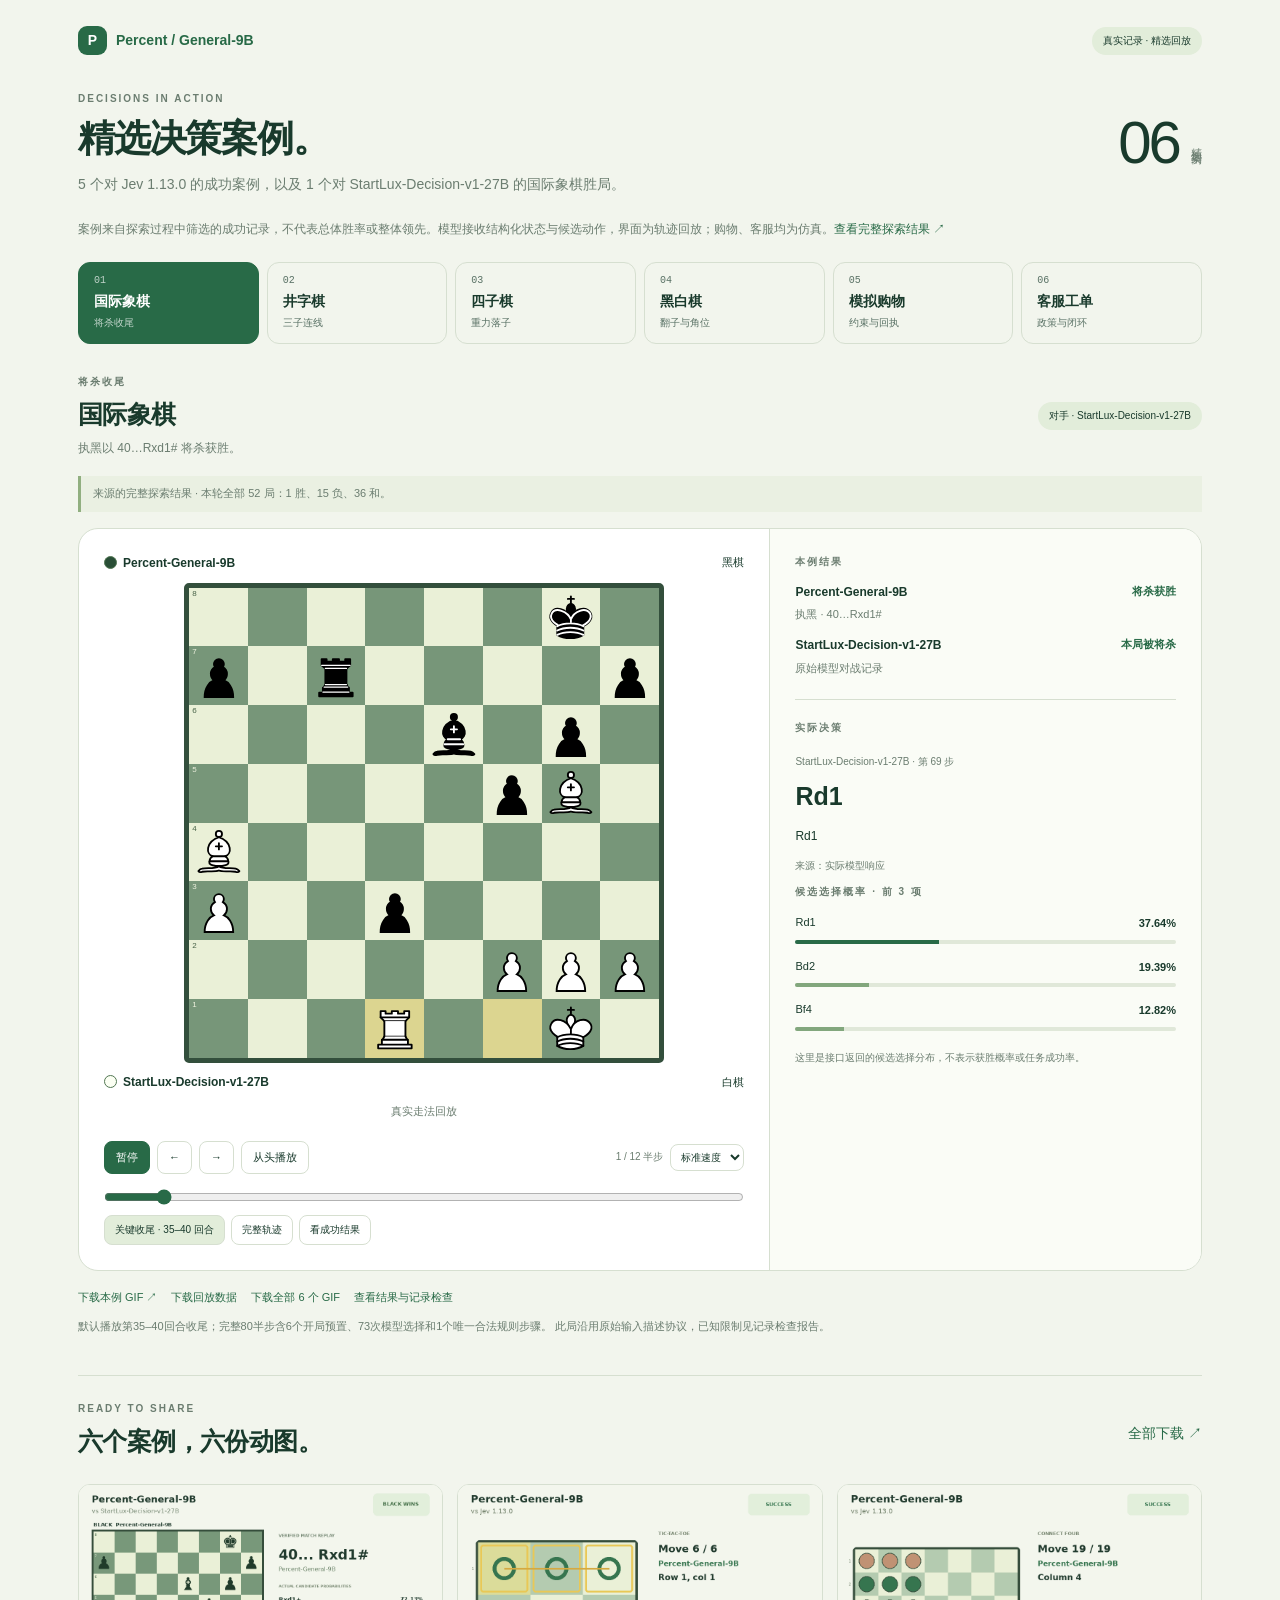
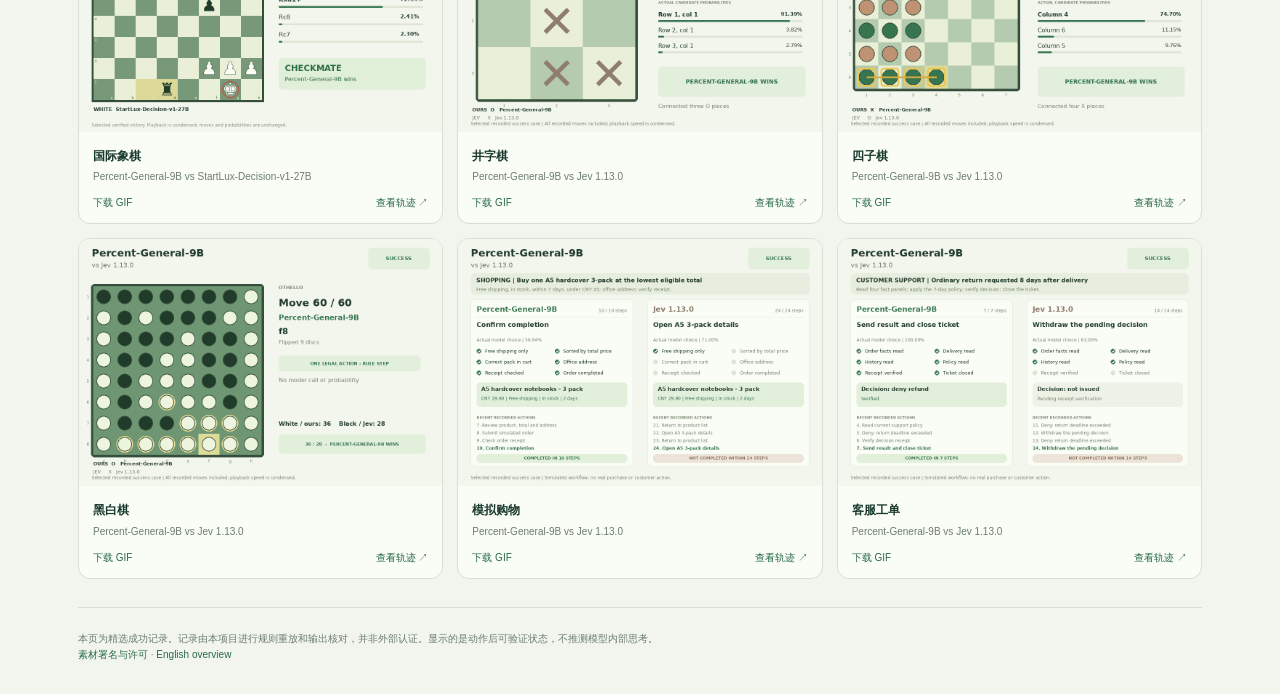
<file: docs/index.html>
<!doctype html><html lang="zh-CN"><head><meta charset="utf-8"><meta name="viewport" content="width=device-width,initial-scale=1"><title>Percent-General-9B · 精选决策案例</title><meta name="description" content="六个精选记录的真实决策回放、GIF及完整探索结果。"><link rel="stylesheet" href="gallery.css"></head><body><div class="wrap">
<header><a href="index.html"><span class="logo">P</span> Percent / General-9B</a><span class="badge">真实记录 · 精选回放</span></header>
<section class="hero"><div><p class="eyebrow">DECISIONS IN ACTION</p><h1>精选决策案例。</h1><p class="lead">5 个对 Jev 1.13.0 的成功案例，以及 1 个对 StartLux-Decision-v1-27B 的国际象棋胜局。</p></div><div class="count">06<small>精选案例</small></div></section>
<p class="public-context">案例来自探索过程中筛选的成功记录，不代表总体胜率或整体领先。模型接收结构化状态与候选动作，界面为轨迹回放；购物、客服均为仿真。<a href="report.html">查看完整探索结果 ↗</a></p><nav id="cases" aria-label="选择成功案例"></nav>
<main id="demo"><div class="title-row"><div><p id="tag" class="eyebrow"></p><h2 id="title"></h2><p id="summary"></p></div><span id="opponent" class="badge"></span></div>
<p id="statistics" class="statistics"></p><div class="arena"><section class="stage"><div id="visual"><p>正在载入真实轨迹…</p></div><div class="controls"><button id="play">暂停</button><button id="prev" aria-label="上一步">←</button><button id="next" aria-label="下一步">→</button><button id="restart">从头播放</button><span id="progress"></span><select id="speed" aria-label="播放速度"><option value="1000">标准速度</option><option value="550">快速</option><option value="1700">慢速</option></select></div><input id="seek" type="range" aria-label="轨迹进度" min="0" value="0"><div class="modes"><button id="clip">关键收尾 · 35–40 回合</button><button id="full">完整轨迹</button><button id="end">看成功结果</button></div></section>
<aside><section><p class="eyebrow">本例结果</p><div id="result"></div></section><section class="decision"><div class="decision-top"><p class="eyebrow">实际决策</p><select id="inspect" aria-label="查看哪方决策"><option value="ours">Percent-General-9B</option><option value="jev">Jev 1.13.0</option></select></div><p id="actor"></p><h3 id="action"></h3><p id="feedback"></p><p id="source"></p><div id="probabilities"></div></section><p class="probability-note">这里是接口返回的候选选择分布，不表示获胜概率或任务成功率。</p></aside></div>
<div class="links"><a id="gif" download>下载本例 GIF ↗</a><a id="record" download>下载回放数据</a><a href="gifs.zip" download>下载全部 6 个 GIF</a><a href="report.html">查看结果与记录检查</a></div><p id="note" class="note"></p></main>
<section class="shelf"><div class="title-row"><div><p class="eyebrow">READY TO SHARE</p><h2>六个案例，六份动图。</h2></div><a href="gifs.zip" download>全部下载 ↗</a></div><div id="gif-grid"></div></section>
<footer>本页为精选成功记录。记录由本项目进行规则重放和输出核对，并非外部认证。显示的是动作后可验证状态，不推测模型内部思考。<br><a href="licenses/NOTICE.html">素材署名与许可</a> · <a href="overview.en.html" lang="en">English overview</a></footer></div><script src="gallery.js?v=public2" defer></script></body></html>
</file>
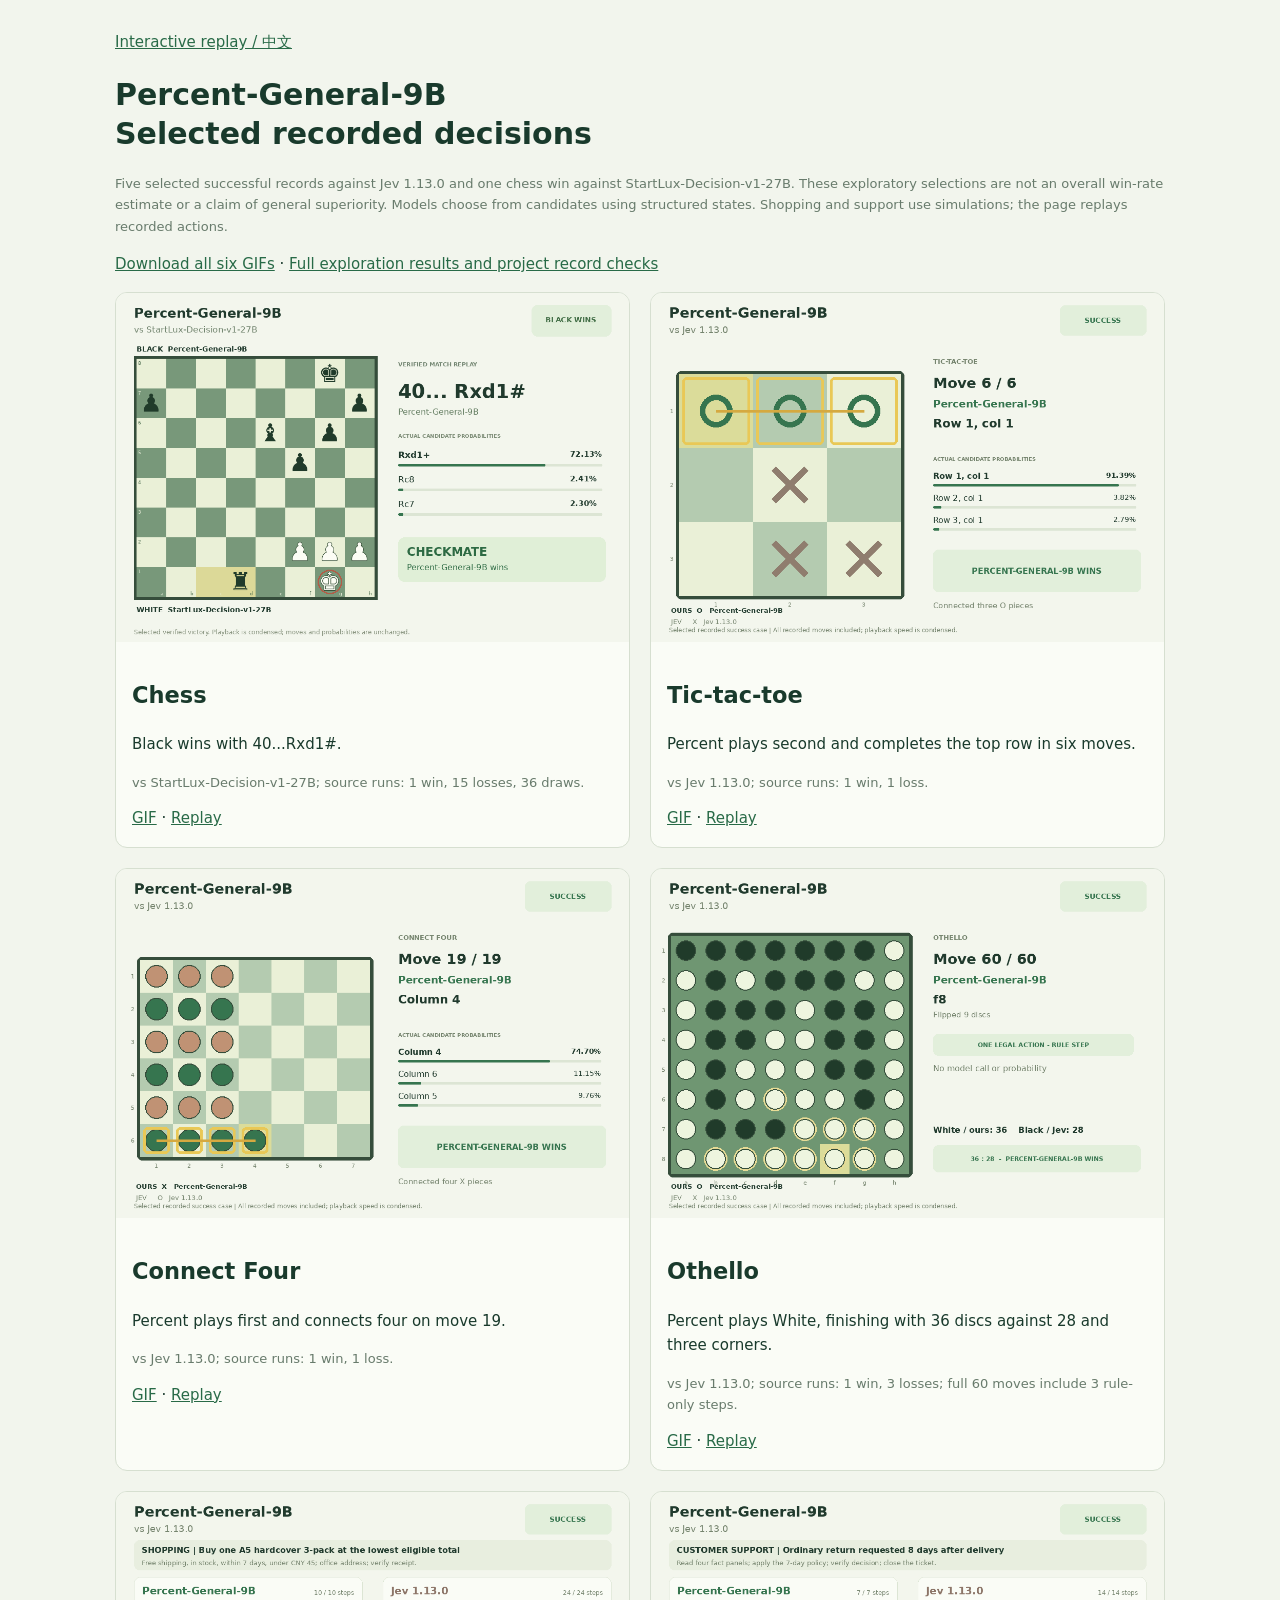
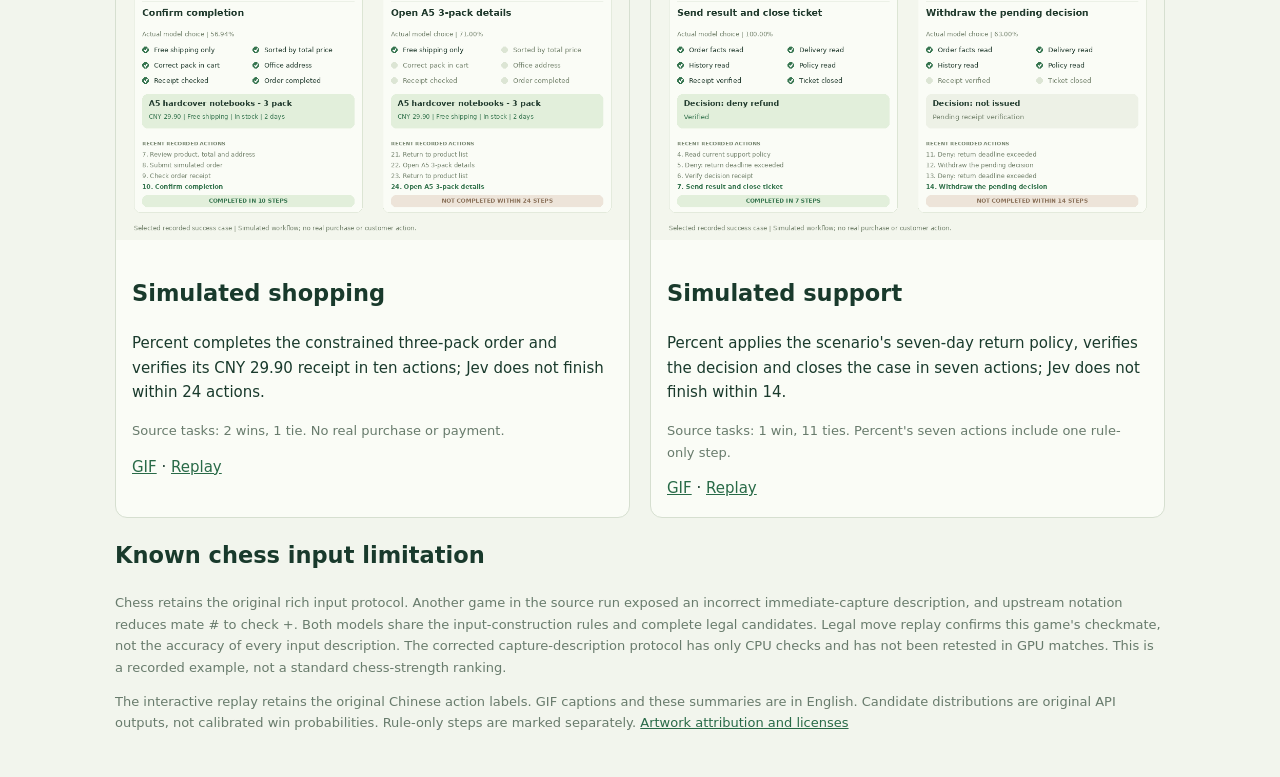
<file: docs/overview.en.html>
<!doctype html><html lang="en"><head><meta charset="utf-8"><meta name="viewport" content="width=device-width,initial-scale=1"><title>Percent-General-9B · Selected recorded decisions</title><style>body{margin:0;background:#f2f5ed;color:#193a2c;font:15px/1.65 system-ui}main{max-width:1050px;margin:auto;padding:30px 20px}a{color:#286a47}.grid{display:grid;grid-template-columns:repeat(2,1fr);gap:20px}article{border:1px solid #d6dfd0;background:#fafcf6;border-radius:12px;overflow:hidden}article img{width:100%;display:block}article div{padding:16px}h1{line-height:1.3}.scope{color:#687b6c;font-size:13px}@media(max-width:600px){.grid{grid-template-columns:1fr}}</style></head><body><main><a href="index.html">Interactive replay / 中文</a><h1>Percent-General-9B<br>Selected recorded decisions</h1><p class="scope">Five selected successful records against Jev 1.13.0 and one chess win against StartLux-Decision-v1-27B. These exploratory selections are not an overall win-rate estimate or a claim of general superiority. Models choose from candidates using structured states. Shopping and support use simulations; the page replays recorded actions.</p><p><a href="gifs.zip" download>Download all six GIFs</a> · <a href="report.html">Full exploration results and project record checks</a></p><div class="grid"><article><a href="index.html#chess"><img src="media/chess.png" loading="lazy" alt="Chess recorded result"></a><div><h2>Chess</h2><p>Black wins with 40...Rxd1#.</p><p class="scope">vs StartLux-Decision-v1-27B; source runs: 1 win, 15 losses, 36 draws.</p><a href="media/chess.gif" download>GIF</a> · <a href="index.html#chess">Replay</a></div></article><article><a href="index.html#tic-tac-toe"><img src="media/tic-tac-toe.png" loading="lazy" alt="Tic-tac-toe recorded result"></a><div><h2>Tic-tac-toe</h2><p>Percent plays second and completes the top row in six moves.</p><p class="scope">vs Jev 1.13.0; source runs: 1 win, 1 loss.</p><a href="media/tic-tac-toe.gif" download>GIF</a> · <a href="index.html#tic-tac-toe">Replay</a></div></article><article><a href="index.html#connect-four"><img src="media/connect-four.png" loading="lazy" alt="Connect Four recorded result"></a><div><h2>Connect Four</h2><p>Percent plays first and connects four on move 19.</p><p class="scope">vs Jev 1.13.0; source runs: 1 win, 1 loss.</p><a href="media/connect-four.gif" download>GIF</a> · <a href="index.html#connect-four">Replay</a></div></article><article><a href="index.html#othello"><img src="media/othello.png" loading="lazy" alt="Othello recorded result"></a><div><h2>Othello</h2><p>Percent plays White, finishing with 36 discs against 28 and three corners.</p><p class="scope">vs Jev 1.13.0; source runs: 1 win, 3 losses; full 60 moves include 3 rule-only steps.</p><a href="media/othello.gif" download>GIF</a> · <a href="index.html#othello">Replay</a></div></article><article><a href="index.html#shopping-notebook"><img src="media/shopping-notebook.png" loading="lazy" alt="Simulated shopping recorded result"></a><div><h2>Simulated shopping</h2><p>Percent completes the constrained three-pack order and verifies its CNY 29.90 receipt in ten actions; Jev does not finish within 24 actions.</p><p class="scope">Source tasks: 2 wins, 1 tie. No real purchase or payment.</p><a href="media/shopping-notebook.gif" download>GIF</a> · <a href="index.html#shopping-notebook">Replay</a></div></article><article><a href="index.html#support-resolution"><img src="media/support-resolution.png" loading="lazy" alt="Simulated support recorded result"></a><div><h2>Simulated support</h2><p>Percent applies the scenario's seven-day return policy, verifies the decision and closes the case in seven actions; Jev does not finish within 14.</p><p class="scope">Source tasks: 1 win, 11 ties. Percent's seven actions include one rule-only step.</p><a href="media/support-resolution.gif" download>GIF</a> · <a href="index.html#support-resolution">Replay</a></div></article></div><h2>Known chess input limitation</h2><p class="scope">Chess retains the original rich input protocol. Another game in the source run exposed an incorrect immediate-capture description, and upstream notation reduces mate # to check +. Both models share the input-construction rules and complete legal candidates. Legal move replay confirms this game's checkmate, not the accuracy of every input description. The corrected capture-description protocol has only CPU checks and has not been retested in GPU matches. This is a recorded example, not a standard chess-strength ranking.</p><p class="scope">The interactive replay retains the original Chinese action labels. GIF captions and these summaries are in English. Candidate distributions are original API outputs, not calibrated win probabilities. Rule-only steps are marked separately. <a href="licenses/NOTICE.html">Artwork attribution and licenses</a></p></main></body></html>
</file>
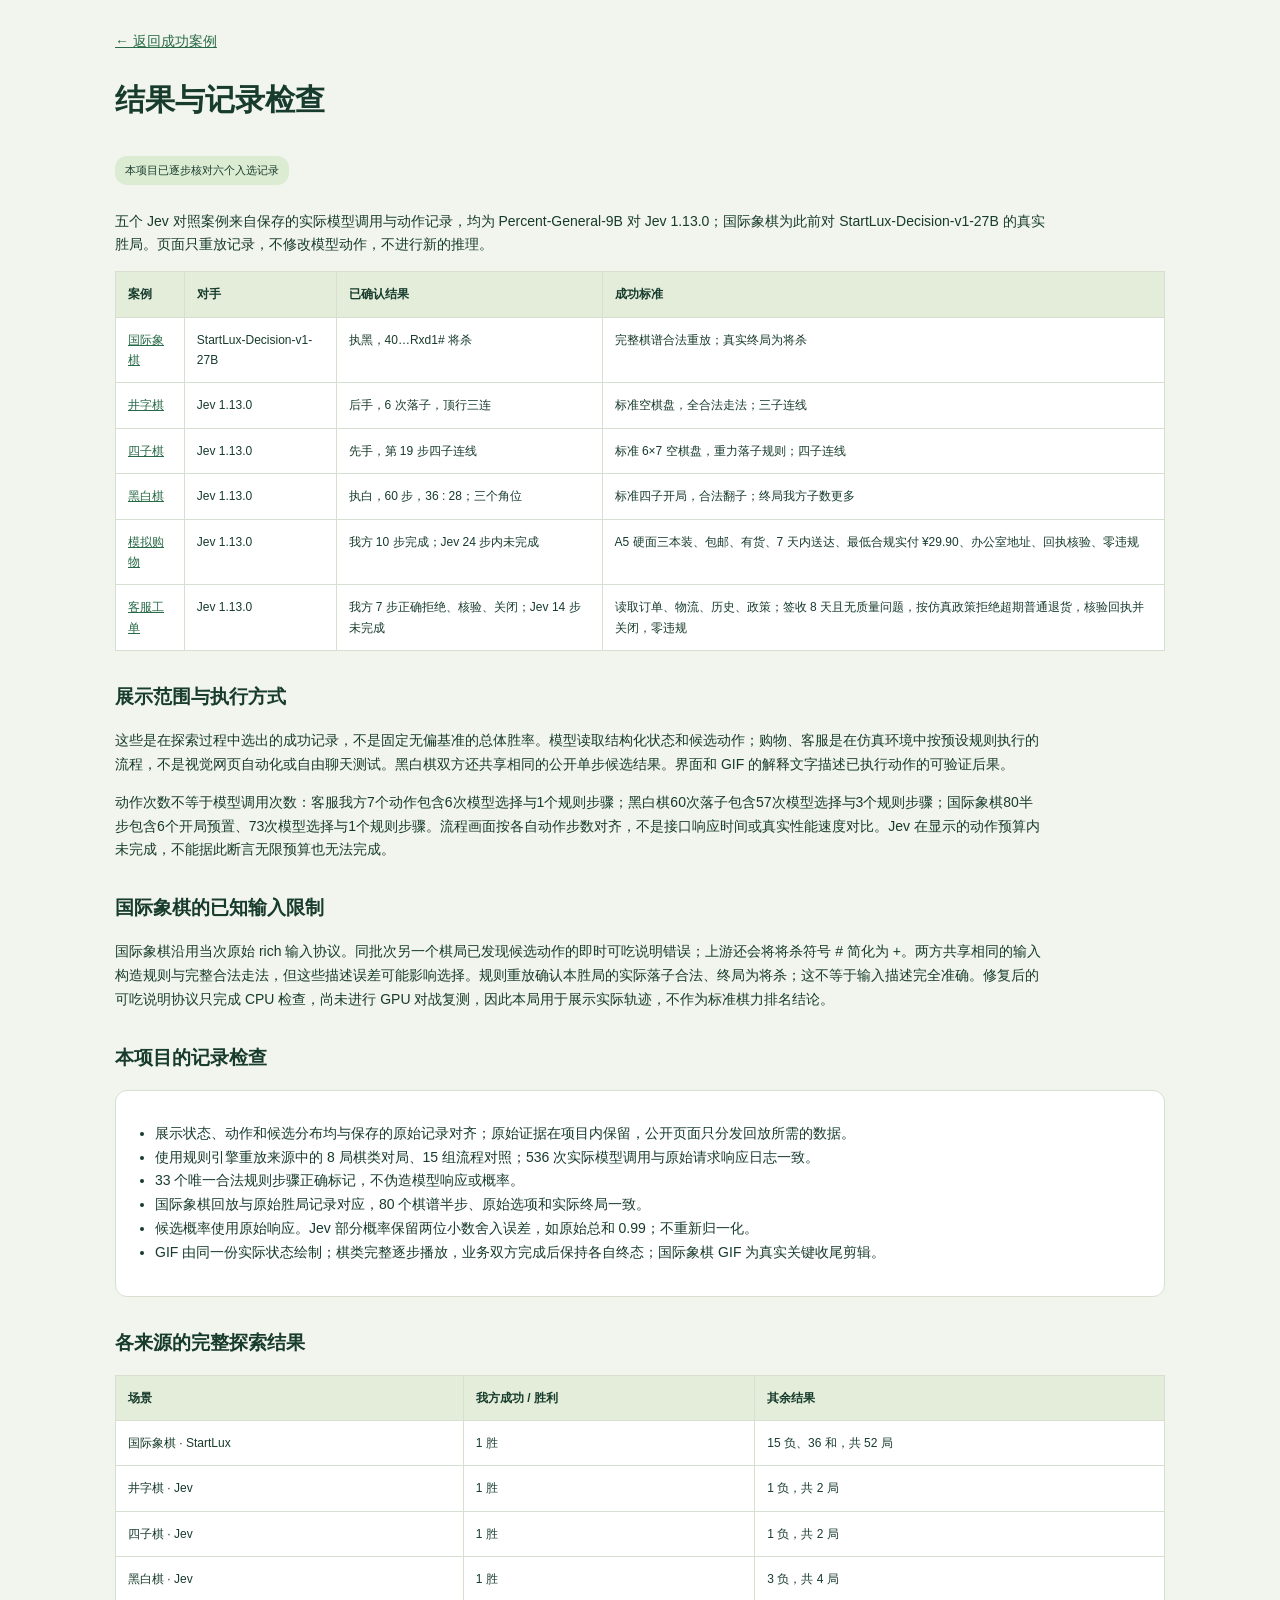
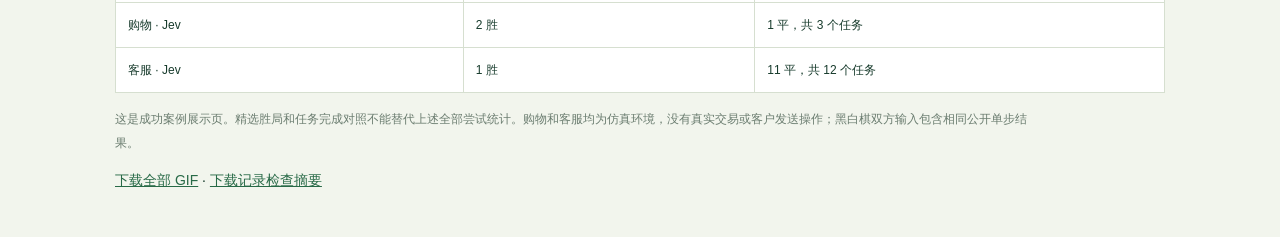
<file: docs/report.html>
<!doctype html><html lang="zh-CN"><head><meta charset="utf-8"><meta name="viewport" content="width=device-width,initial-scale=1"><title>结果与记录检查 · Percent-General-9B</title><style>body{margin:0;background:#f2f5ed;color:#173b2c;font:14px/1.7 -apple-system,BlinkMacSystemFont,"PingFang SC",sans-serif}main{max-width:1050px;margin:auto;padding:30px 20px}a{color:#286a47}h1{font-size:30px}h2{font-size:19px;margin-top:30px}table{border-collapse:collapse;width:100%;background:#fff;font-size:12px}th,td{padding:12px;border:1px solid #d6dfd0;text-align:left;vertical-align:top}th{background:#e3edda}.table{overflow:auto}small{color:#6b7d70}p{max-width:930px}.ok{display:inline-block;padding:5px 10px;border-radius:12px;background:#dcecd2;font-size:11px}ul{padding-left:22px}.details{padding:17px;border:1px solid #d6dfd0;background:white;border-radius:12px}</style></head><body><main><a href="index.html">← 返回成功案例</a><h1>结果与记录检查</h1><p class="ok">本项目已逐步核对六个入选记录</p><p>五个 Jev 对照案例来自保存的实际模型调用与动作记录，均为 Percent-General-9B 对 Jev 1.13.0；国际象棋为此前对 StartLux-Decision-v1-27B 的真实胜局。页面只重放记录，不修改模型动作，不进行新的推理。</p>
<div class="table"><table><thead><tr><th>案例</th><th>对手</th><th>已确认结果</th><th>成功标准</th></tr></thead><tbody>
<tr><td><a href="index.html#chess">国际象棋</a></td><td>StartLux-Decision-v1-27B</td><td>执黑，40…Rxd1# 将杀</td><td>完整棋谱合法重放；真实终局为将杀</td></tr>
<tr><td><a href="index.html#tic-tac-toe">井字棋</a></td><td>Jev 1.13.0</td><td>后手，6 次落子，顶行三连</td><td>标准空棋盘，全合法走法；三子连线</td></tr>
<tr><td><a href="index.html#connect-four">四子棋</a></td><td>Jev 1.13.0</td><td>先手，第 19 步四子连线</td><td>标准 6×7 空棋盘，重力落子规则；四子连线</td></tr>
<tr><td><a href="index.html#othello">黑白棋</a></td><td>Jev 1.13.0</td><td>执白，60 步，36 : 28；三个角位</td><td>标准四子开局，合法翻子；终局我方子数更多</td></tr>
<tr><td><a href="index.html#shopping-notebook">模拟购物</a></td><td>Jev 1.13.0</td><td>我方 10 步完成；Jev 24 步内未完成</td><td>A5 硬面三本装、包邮、有货、7 天内送达、最低合规实付 ¥29.90、办公室地址、回执核验、零违规</td></tr>
<tr><td><a href="index.html#support-resolution">客服工单</a></td><td>Jev 1.13.0</td><td>我方 7 步正确拒绝、核验、关闭；Jev 14 步未完成</td><td>读取订单、物流、历史、政策；签收 8 天且无质量问题，按仿真政策拒绝超期普通退货，核验回执并关闭，零违规</td></tr>
</tbody></table></div>
<h2>展示范围与执行方式</h2><p>这些是在探索过程中选出的成功记录，不是固定无偏基准的总体胜率。模型读取结构化状态和候选动作；购物、客服是在仿真环境中按预设规则执行的流程，不是视觉网页自动化或自由聊天测试。黑白棋双方还共享相同的公开单步候选结果。界面和 GIF 的解释文字描述已执行动作的可验证后果。</p><p>动作次数不等于模型调用次数：客服我方7个动作包含6次模型选择与1个规则步骤；黑白棋60次落子包含57次模型选择与3个规则步骤；国际象棋80半步包含6个开局预置、73次模型选择与1个规则步骤。流程画面按各自动作步数对齐，不是接口响应时间或真实性能速度对比。Jev 在显示的动作预算内未完成，不能据此断言无限预算也无法完成。</p><h2>国际象棋的已知输入限制</h2><p>国际象棋沿用当次原始 rich 输入协议。同批次另一个棋局已发现候选动作的即时可吃说明错误；上游还会将将杀符号 # 简化为 +。两方共享相同的输入构造规则与完整合法走法，但这些描述误差可能影响选择。规则重放确认本胜局的实际落子合法、终局为将杀；这不等于输入描述完全准确。修复后的可吃说明协议只完成 CPU 检查，尚未进行 GPU 对战复测，因此本局用于展示实际轨迹，不作为标准棋力排名结论。</p><h2>本项目的记录检查</h2><div class="details"><ul><li>展示状态、动作和候选分布均与保存的原始记录对齐；原始证据在项目内保留，公开页面只分发回放所需的数据。</li><li>使用规则引擎重放来源中的 8 局棋类对局、15 组流程对照；536 次实际模型调用与原始请求响应日志一致。</li><li>33 个唯一合法规则步骤正确标记，不伪造模型响应或概率。</li><li>国际象棋回放与原始胜局记录对应，80 个棋谱半步、原始选项和实际终局一致。</li><li>候选概率使用原始响应。Jev 部分概率保留两位小数舍入误差，如原始总和 0.99；不重新归一化。</li><li>GIF 由同一份实际状态绘制；棋类完整逐步播放，业务双方完成后保持各自终态；国际象棋 GIF 为真实关键收尾剪辑。</li></ul></div>
<h2>各来源的完整探索结果</h2><div class="table"><table><thead><tr><th>场景</th><th>我方成功 / 胜利</th><th>其余结果</th></tr></thead><tbody><tr><td>国际象棋 · StartLux</td><td>1 胜</td><td>15 负、36 和，共 52 局</td></tr><tr><td>井字棋 · Jev</td><td>1 胜</td><td>1 负，共 2 局</td></tr><tr><td>四子棋 · Jev</td><td>1 胜</td><td>1 负，共 2 局</td></tr><tr><td>黑白棋 · Jev</td><td>1 胜</td><td>3 负，共 4 局</td></tr><tr><td>购物 · Jev</td><td>2 胜</td><td>1 平，共 3 个任务</td></tr><tr><td>客服 · Jev</td><td>1 胜</td><td>11 平，共 12 个任务</td></tr></tbody></table></div><p><small>这是成功案例展示页。精选胜局和任务完成对照不能替代上述全部尝试统计。购物和客服均为仿真环境，没有真实交易或客户发送操作；黑白棋双方输入包含相同公开单步结果。</small></p><p><a href="gifs.zip" download>下载全部 GIF</a> · <a href="verification.json" download>下载记录检查摘要</a></p></main></body></html>
</file>
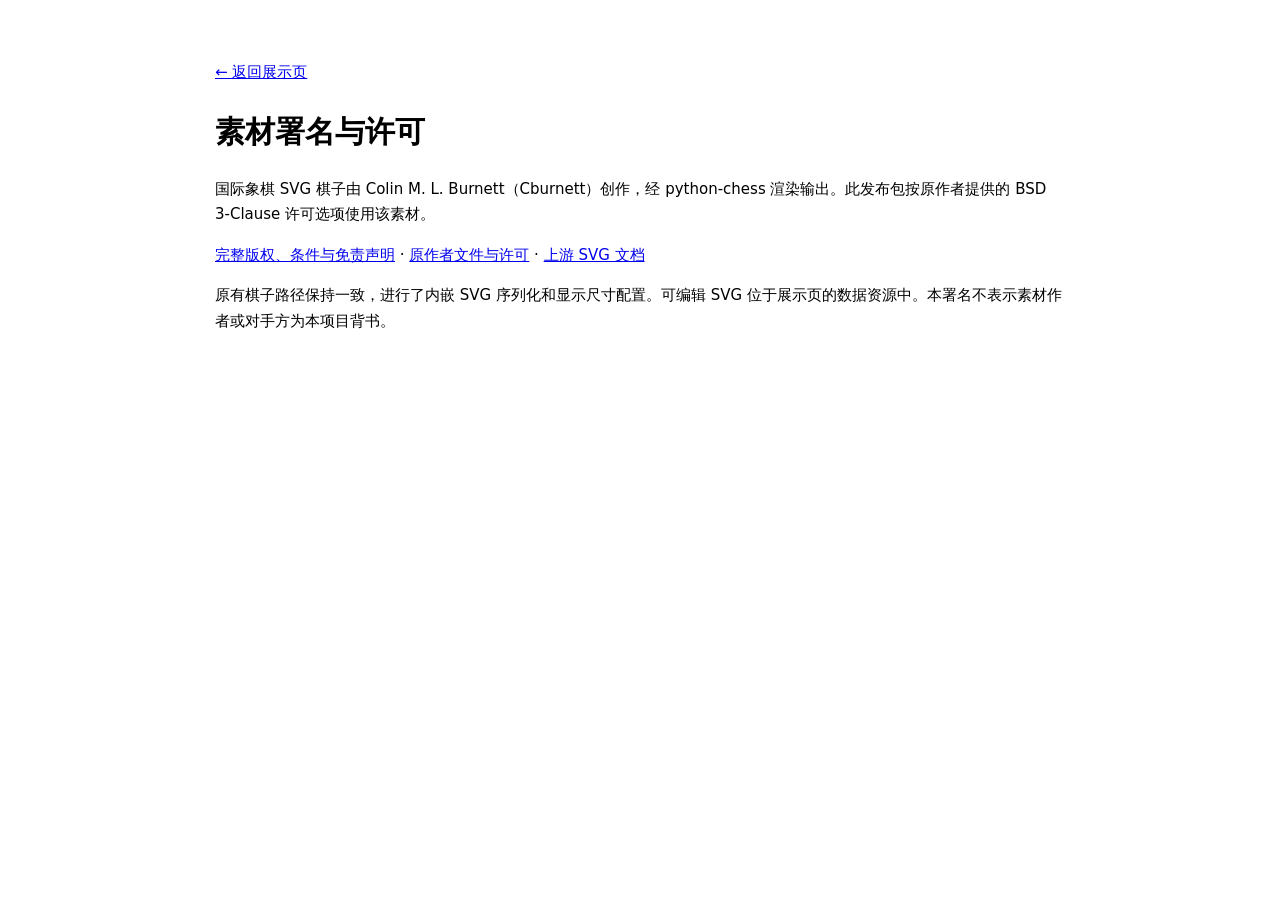
<file: docs/licenses/NOTICE.html>
<!doctype html><html lang="zh-CN"><meta charset="utf-8"><meta name="viewport" content="width=device-width,initial-scale=1"><title>素材署名与许可</title><body style="font:15px/1.7 system-ui;max-width:850px;margin:40px auto;padding:20px"><a href="../index.html">← 返回展示页</a><h1>素材署名与许可</h1><p>国际象棋 SVG 棋子由 Colin M. L. Burnett（Cburnett）创作，经 python-chess 渲染输出。此发布包按原作者提供的 BSD 3-Clause 许可选项使用该素材。</p><p><a href="Cburnett-BSD-3-Clause.txt">完整版权、条件与免责声明</a> · <a href="https://commons.wikimedia.org/wiki/File:Chess_klt45.svg">原作者文件与许可</a> · <a href="https://python-chess.readthedocs.io/en/latest/svg.html">上游 SVG 文档</a></p><p>原有棋子路径保持一致，进行了内嵌 SVG 序列化和显示尺寸配置。可编辑 SVG 位于展示页的数据资源中。本署名不表示素材作者或对手方为本项目背书。</p></body></html>
</file>
<file: docs/gallery.css>
:root{--bg:#f2f5ed;--ink:#193a2c;--muted:#6b7d70;--green:#286a47;--pale:#e2edda;--line:#d6dfd0}*{box-sizing:border-box}body{margin:0;background:var(--bg);color:var(--ink);font:14px/1.6 -apple-system,BlinkMacSystemFont,"PingFang SC","Microsoft YaHei",sans-serif}.wrap{max-width:1180px;padding:26px 28px;margin:auto}a{color:var(--green);text-decoration:none}a:hover{text-decoration:underline}button,select{font:inherit;color:inherit;background:white;border:1px solid var(--line);border-radius:8px;padding:7px 11px;cursor:pointer}button:hover{background:#edf3e6}button:disabled{opacity:.35;cursor:default}header{display:flex;align-items:center;justify-content:space-between}header>a{display:flex;align-items:center;gap:9px;font-weight:750}.logo{display:grid;place-items:center;width:29px;height:29px;background:var(--green);color:white;border-radius:9px}.badge{background:var(--pale);padding:6px 11px;border-radius:18px;font-size:10px;white-space:nowrap}.hero{display:flex;justify-content:space-between;gap:20px;align-items:center;padding:36px 0 24px}.eyebrow{font-size:10px;font-weight:750;letter-spacing:2px;color:var(--muted);margin:0 0 8px}h1{font-size:37px;line-height:1.3;letter-spacing:-1.2px;margin:0 0 10px}h2{font-size:25px;margin:0 0 8px;line-height:1.3;letter-spacing:-.6px}.lead{margin:0;color:var(--muted)}.count{font-size:60px;line-height:1;letter-spacing:-3px;display:flex;align-items:center;gap:12px}.count small{font-size:11px;color:var(--muted);writing-mode:vertical-rl;letter-spacing:2px}#cases{display:grid;grid-template-columns:repeat(6,1fr);gap:8px;margin-bottom:30px}#cases button{text-align:left;background:transparent;padding:12px 15px;border-radius:12px}#cases button.active{background:var(--green);color:white;border-color:var(--green)}#cases strong,#cases small,#cases span{display:block}#cases span{font:10px ui-monospace,monospace;opacity:.7;margin-bottom:4px}#cases small{font-size:10px;opacity:.7;margin-top:3px}.title-row{display:flex;justify-content:space-between;align-items:center;gap:15px;margin-bottom:18px}.title-row p:not(.eyebrow){font-size:12px;color:var(--muted);margin:0}.arena{display:grid;grid-template-columns:minmax(0,1.6fr) minmax(260px,1fr);background:white;border:1px solid var(--line);border-radius:20px;overflow:hidden}.stage{padding:25px}aside{background:#fafcf6;padding:25px;border-left:1px solid var(--line)}aside section+section{border-top:1px solid var(--line);padding-top:20px;margin-top:22px}.result{display:grid;grid-template-columns:1fr auto;gap:4px 8px;margin:13px 0}.result b{font-size:12px}.result span{font-size:11px;font-weight:750;color:var(--green)}.result small{grid-column:1/-1;font-size:11px;color:var(--muted)}.decision-top{display:flex;align-items:center;justify-content:space-between;gap:6px}.decision-top select{font-size:10px;padding:4px;max-width:160px}#actor,#source{font-size:10px;color:var(--muted)}#action{font-size:25px;line-height:1.35;margin:8px 0 13px;word-break:break-word}#feedback{font-size:12px}.prob{margin:15px 0}.prob>div{display:flex;justify-content:space-between;gap:10px;font-size:11px}.prob>div span{line-height:1.4;max-height:2.8em;overflow:hidden}.prob>div b{white-space:nowrap}.bar{height:4px;background:#e0e8d9;border-radius:3px;overflow:hidden;margin-top:7px}.bar i{display:block;height:100%;background:#82a77d}.prob.chosen .bar i{background:var(--green)}details{margin-top:20px;font-size:11px;color:var(--muted)}summary{cursor:pointer}pre{font:10px/1.5 ui-monospace,monospace;white-space:pre-wrap;word-break:break-all;max-height:260px;overflow:auto;padding:10px;border:1px solid var(--line);background:white;border-radius:8px}.players{display:flex;justify-content:space-between;align-items:center;font-size:11px;margin:0 0 10px;gap:10px}.players b{font-size:12px}.dot{display:inline-block;width:13px;height:13px;background:#294e36;border:1px solid #527753;border-radius:50%;margin-right:6px;vertical-align:-2px}.dot.white{background:#fbfff3}.board{display:grid;max-width:480px;width:100%;margin:auto;border:5px solid #334f3c;border-radius:5px;overflow:hidden;aspect-ratio:1}.sq{position:relative;aspect-ratio:1;display:grid;place-items:center;min-width:0;background:#eaf0d7}.sq.dark{background:#779679}.sq.last{background:#dcd590}.sq.check:after{content:"";position:absolute;inset:7%;border:2px solid #af6550;border-radius:50%}.sq.win{box-shadow:inset 0 0 0 3px #d0a340}.sq .piece{position:relative;z-index:1;width:95%;height:95%}.piece svg{display:block;width:100%;height:100%}.sq small{position:absolute;left:3px;top:0;font-size:8px;color:#476247}.sq.dark small{color:#eef1df}.board.ttt{max-width:390px;border:4px solid #bfd0b8;border-radius:10px;gap:4px;background:#bfd0b8}.cross{font:600 clamp(42px,6vw,72px) ui-monospace,monospace;line-height:1;color:#2e6144}.circle{width:56%;height:56%;border:6px solid #47855b;border-radius:50%}.disk{position:relative;z-index:1;width:79%;height:79%;border:1px solid #284d35;border-radius:50%;background:#284c35;box-shadow:1px 2px 4px #18372245}.disk.white{background:#fcfff5;box-shadow:inset 0 0 0 1px #dae4ce,1px 2px 4px #18372240}.disk.selected{outline:3px solid #d8b769;outline-offset:2px}.board.connect{aspect-ratio:7/6;background:#356341;border-color:#356341;gap:6px;padding:7px}.board.connect .sq{background:#356341}.hole{width:83%;height:83%;border-radius:50%;background:#e5edde;box-shadow:inset 0 2px 4px #1b432035}.board.connect .sq.win{box-shadow:none}.board.connect .sq.win .disk{outline:3px solid #dbb85b;outline-offset:2px}.board-note{text-align:center;font-size:11px;color:var(--muted);margin-top:11px}.controls{display:flex;gap:7px;flex-wrap:wrap;align-items:center;margin-top:20px;font-size:11px}#play{background:var(--green);color:white;border-color:var(--green)}#progress{color:var(--muted);font-size:10px;margin-left:auto}#speed{font-size:10px;padding:6px}#seek{width:100%;accent-color:var(--green);margin:15px 0 10px}.modes{display:flex;gap:6px;flex-wrap:wrap}.modes button{font-size:10px;padding:6px 10px}.modes button.active{background:var(--pale)}.links{display:flex;flex-wrap:wrap;gap:14px;font-size:11px;margin:18px 0 8px}.note{font-size:11px;color:var(--muted)}.task{font-size:11px;padding:12px;margin-bottom:14px;background:#fafcf6;border:1px solid var(--line);border-radius:10px}.task strong{display:block;font-size:9px;color:var(--muted);margin-bottom:4px}.workflow{display:grid;grid-template-columns:1fr 1fr;gap:12px}.workflow-card{background:#f6f8f1;border:1px solid var(--line);border-radius:12px;overflow:hidden}.workflow-card.ours{border-color:#8cad8e}.workflow-head{background:#eaf1e2;padding:11px 12px;border-bottom:1px solid var(--line);font-size:10px;display:flex;justify-content:space-between;gap:5px}.workflow-head b{font-size:11px}.workflow-head span{color:var(--muted)}.workflow-body{padding:12px}.workflow-body h4{font-size:12px;margin:0 0 10px}.tags{display:flex;flex-wrap:wrap;gap:5px;margin:9px 0}.tags span{font-size:9px;padding:3px 6px;border:1px solid var(--line);border-radius:4px}.tags span.on{background:#dcebd4;border-color:#bad0b0;color:#24613f}.goods{background:white;border:1px solid var(--line);border-radius:7px;padding:9px;margin:7px 0}.goods.selected{border-color:#759b6d;background:#f8fbf1}.goods h5{font-size:10px;line-height:1.5;margin:0 0 5px}.goods b{font:650 16px ui-monospace,monospace;color:var(--green)}.goods small{font-size:9px;color:var(--muted);display:block}.receipt{background:#e5efdc;border:1px solid #c5d5b9;border-radius:8px;padding:10px;font-size:11px;line-height:1.6}.receipt dl{margin:8px 0}.receipt dt{font-size:9px;color:var(--muted)}.receipt dd{font-size:11px;margin:0 0 6px}.info{background:white;border:1px solid var(--line);border-radius:7px;padding:8px;margin:7px 0;font-size:10px}.info b{display:block}.info span{color:var(--muted);font-size:9px}.info.pending{opacity:.5}.closed{background:var(--green);color:white;border-radius:7px;padding:7px 9px;margin-top:10px;font-size:10px}.flow-action{border-top:1px solid var(--line);padding-top:10px;margin-top:12px;font-size:10px}.flow-action b{display:block}.flow-action p{color:var(--muted);margin-bottom:0}.shelf{border-top:1px solid var(--line);padding-top:25px;margin-top:40px}#gif-grid{display:grid;grid-template-columns:repeat(3,1fr);gap:14px}.gif-card{background:#fafcf6;border:1px solid var(--line);border-radius:12px;overflow:hidden}.gif-card img{display:block;width:100%;aspect-ratio:1000/680;object-fit:contain;background:#f3f6ed}.gif-card>div{padding:12px 14px}.gif-card b{font-size:12px}.gif-card p{font-size:10px;color:var(--muted);margin:3px 0 10px}.gif-card .actions{display:flex;justify-content:space-between;font-size:10px}footer{border-top:1px solid var(--line);margin-top:28px;padding:23px 0 5px;font-size:10px;color:var(--muted)}@media(max-width:950px){.wrap{padding:20px}#cases{grid-template-columns:repeat(3,1fr)}.arena{grid-template-columns:minmax(0,1.3fr) minmax(245px,1fr)}.stage,aside{padding:18px}.workflow{grid-template-columns:1fr}}@media(max-width:650px){.wrap{padding:17px 14px}header{font-size:13px}.badge{font-size:9px;padding:5px 8px}.hero{padding-top:27px}.count{display:none}h1{font-size:29px}.lead{font-size:12px}h2{font-size:23px}#cases{gap:6px;margin-bottom:24px}#cases button{padding:9px 10px}#cases strong{font-size:12px}#cases small{font-size:9px}#cases span{margin-bottom:2px}.title-row{align-items:flex-start}.title-row p:not(.eyebrow){font-size:11px}.arena{grid-template-columns:1fr}aside{border-left:0;border-top:1px solid var(--line)}.stage{padding:16px}.players{font-size:10px}.players b{font-size:11px}.controls{gap:6px}#progress{margin-left:0}.workflow{grid-template-columns:1fr 1fr;gap:8px}.workflow-head{padding:9px;flex-direction:column}.workflow-head b{font-size:10px}.workflow-body{padding:10px}.goods{padding:8px}.info{padding:7px}#gif-grid{grid-template-columns:repeat(2,1fr);gap:10px}.gif-card>div{padding:10px}.shelf .title-row>a{font-size:11px}.links{gap:9px 13px}}@media(max-width:390px){.workflow{grid-template-columns:1fr}header{font-size:11px}.badge{font-size:8px}#cases button{padding:8px}}
.public-context{font-size:12px;line-height:1.7;color:var(--muted);margin:0 0 22px;max-width:1000px}.public-context a{white-space:nowrap}.statistics{font-size:11px;color:var(--muted);padding:9px 12px;border-left:3px solid #91af80;background:#eaf0e2;margin:0 0 16px}.probability-note{font-size:10px;color:var(--muted);margin-top:19px;line-height:1.6}button:focus-visible,a:focus-visible,select:focus-visible{outline:2px solid #286a47;outline-offset:3px}@media(prefers-reduced-motion:reduce){*{scroll-behavior:auto!important}}
</file>
